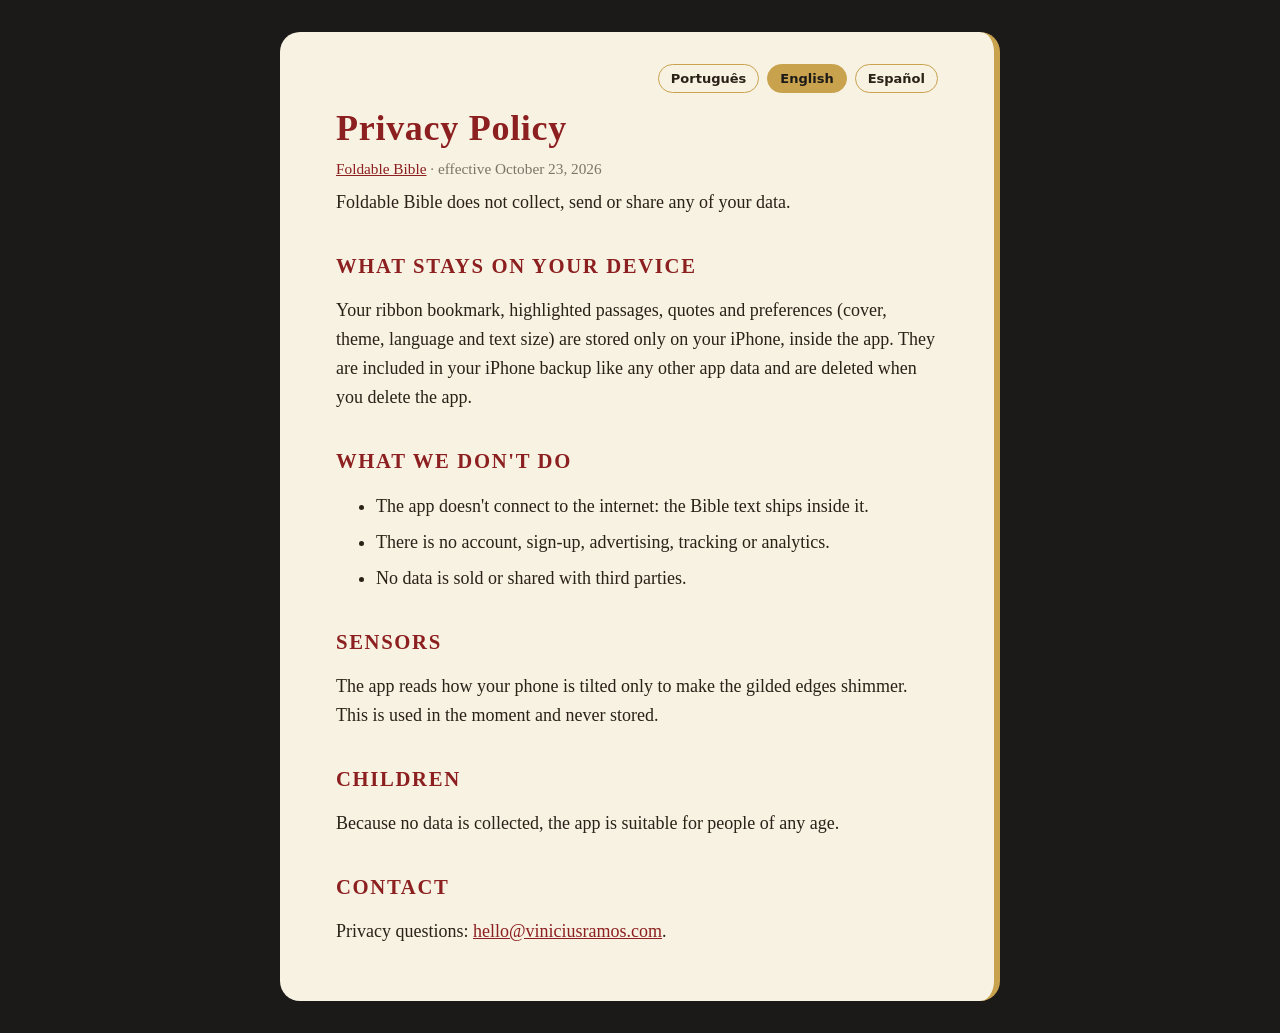
<file: privacy.html>
<!doctype html>
<html lang="pt-BR">
<head>
<meta charset="utf-8">
<meta name="viewport" content="width=device-width, initial-scale=1">
<title>Bíblia Sagrada Fold — Privacidade</title>
<link rel="stylesheet" href="style.css">
</head>
<body>
<main class="page">
  <nav class="langs" aria-label="Idioma / Language / Idioma">
    <button data-lang="pt">Português</button>
    <button data-lang="en">English</button>
    <button data-lang="es">Español</button>
  </nav>

  <article lang="pt-BR" data-lang="pt">
    <h1>Política de Privacidade</h1>
    <p class="meta"><a href="pt/">Bíblia Sagrada Fold</a> · em vigor desde 23 de outubro de 2026</p>
    <p>A Bíblia Sagrada Fold não coleta, não envia e não compartilha nenhum dado seu.</p>
    <h2>O que fica no seu aparelho</h2>
    <p>A página marcada com a fitinha, os trechos que você destaca, as citações e as suas preferências (capa, tema, idioma e tamanho da letra) são guardados apenas no seu iPhone, dentro do próprio app. Eles entram no backup do iPhone como qualquer outro dado de app e são apagados quando você apaga o app.</p>
    <h2>O que não fazemos</h2>
    <ul>
      <li>O app não acessa a internet: o texto da Bíblia já vem dentro dele.</li>
      <li>Não há conta, cadastro, anúncios, rastreamento nem análise de uso.</li>
      <li>Nenhum dado é vendido ou compartilhado com terceiros.</li>
    </ul>
    <h2>Sensores</h2>
    <p>O app usa a inclinação do aparelho apenas para fazer as bordas douradas brilharem. Essa informação é usada na hora e nunca é guardada.</p>
    <h2>Crianças</h2>
    <p>Como nenhum dado é coletado, o app pode ser usado por pessoas de qualquer idade.</p>
    <h2>Contato</h2>
    <p>Dúvidas sobre privacidade: <a class="email" href="#">e-mail</a>.</p>
  </article>

  <article lang="en-US" data-lang="en">
    <h1>Privacy Policy</h1>
    <p class="meta"><a href="./">Foldable Bible</a> · effective October 23, 2026</p>
    <p>Foldable Bible does not collect, send or share any of your data.</p>
    <h2>What stays on your device</h2>
    <p>Your ribbon bookmark, highlighted passages, quotes and preferences (cover, theme, language and text size) are stored only on your iPhone, inside the app. They are included in your iPhone backup like any other app data and are deleted when you delete the app.</p>
    <h2>What we don't do</h2>
    <ul>
      <li>The app doesn't connect to the internet: the Bible text ships inside it.</li>
      <li>There is no account, sign-up, advertising, tracking or analytics.</li>
      <li>No data is sold or shared with third parties.</li>
    </ul>
    <h2>Sensors</h2>
    <p>The app reads how your phone is tilted only to make the gilded edges shimmer. This is used in the moment and never stored.</p>
    <h2>Children</h2>
    <p>Because no data is collected, the app is suitable for people of any age.</p>
    <h2>Contact</h2>
    <p>Privacy questions: <a class="email" href="#">email</a>.</p>
  </article>

  <article lang="es-MX" data-lang="es">
    <h1>Política de Privacidad</h1>
    <p class="meta"><a href="es/">Santa Biblia Fold</a> · vigente desde el 23 de octubre de 2026</p>
    <p>Santa Biblia Fold no recopila, no envía y no comparte ningún dato tuyo.</p>
    <h2>Lo que se queda en tu dispositivo</h2>
    <p>La página marcada con la cinta, los pasajes resaltados, las citas y tus preferencias (cubierta, tema, idioma y tamaño de letra) se guardan solo en tu iPhone, dentro de la app. Se incluyen en el respaldo del iPhone como cualquier otro dato de app y se borran cuando eliminas la app.</p>
    <h2>Lo que no hacemos</h2>
    <ul>
      <li>La app no se conecta a internet: el texto de la Biblia ya viene incluido.</li>
      <li>No hay cuenta, registro, anuncios, rastreo ni analíticas.</li>
      <li>Ningún dato se vende ni se comparte con terceros.</li>
    </ul>
    <h2>Sensores</h2>
    <p>La app usa la inclinación del teléfono solo para que los cantos dorados brillen. Se usa en el momento y nunca se guarda.</p>
    <h2>Menores</h2>
    <p>Como no se recopila ningún dato, la app es apta para personas de cualquier edad.</p>
    <h2>Contacto</h2>
    <p>Preguntas sobre privacidad: <a class="email" href="#">correo</a>.</p>
  </article>
</main>
<script src="site.js"></script>
</body>
</html>
</file>
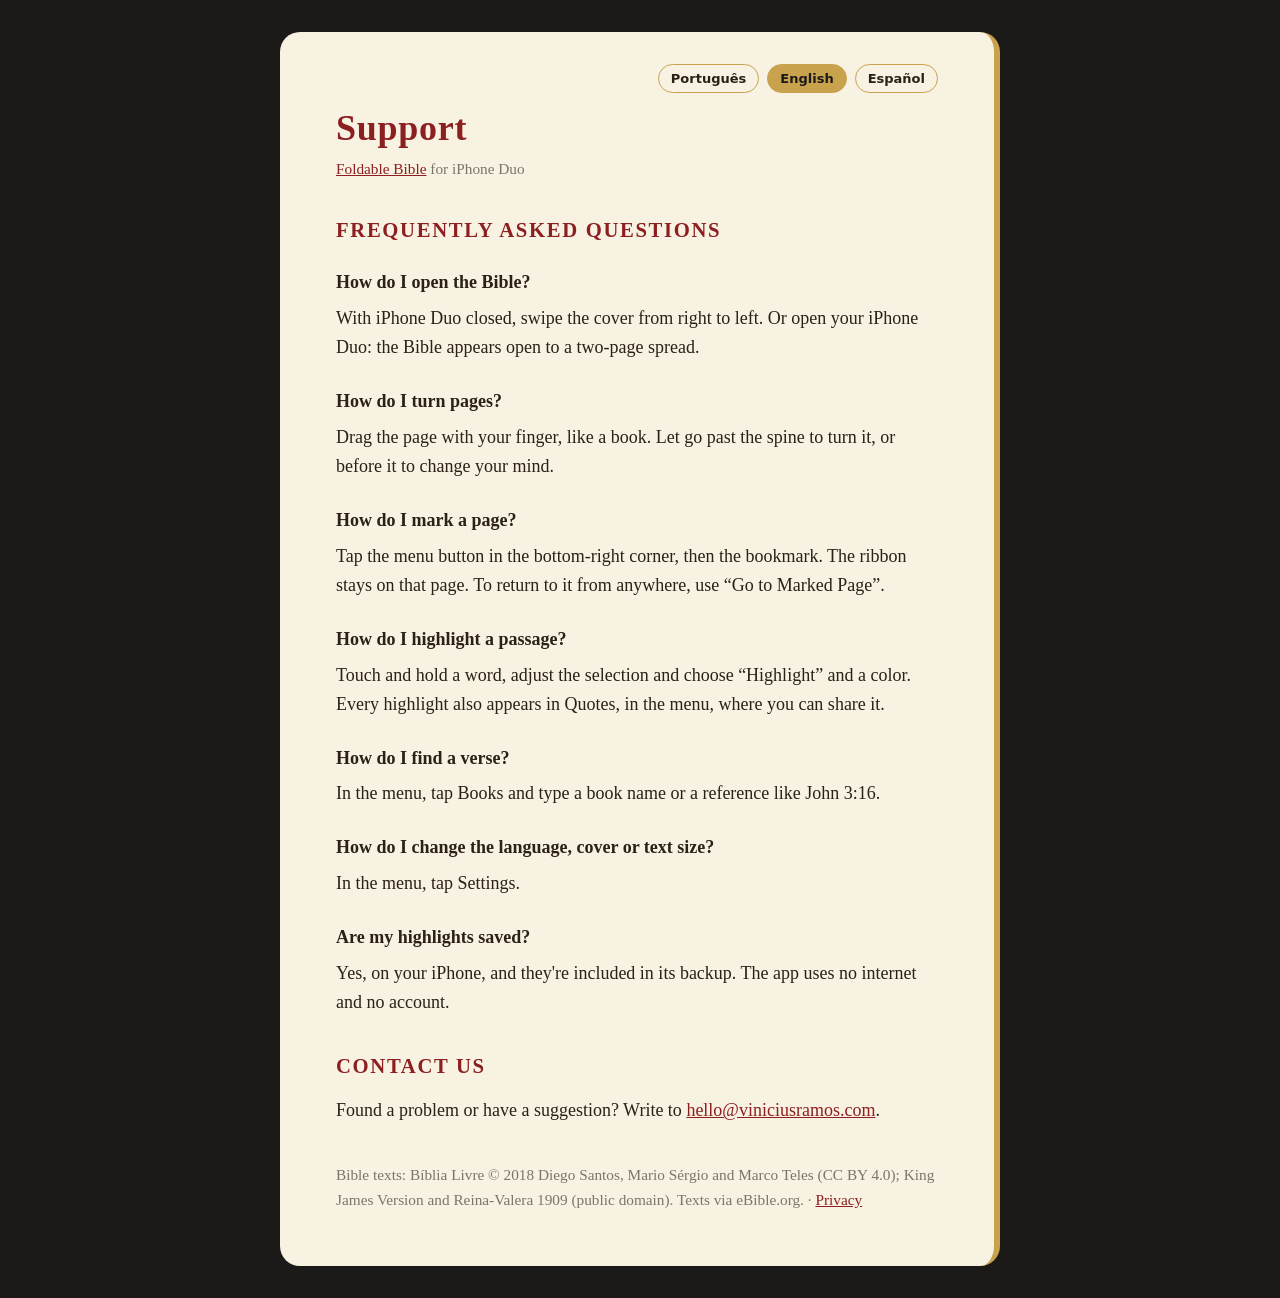
<file: support.html>
<!doctype html>
<html lang="pt-BR">
<head>
<meta charset="utf-8">
<meta name="viewport" content="width=device-width, initial-scale=1">
<title>Bíblia Sagrada Fold — Suporte</title>
<link rel="stylesheet" href="style.css">
</head>
<body>
<main class="page">
  <nav class="langs" aria-label="Idioma / Language / Idioma">
    <button data-lang="pt">Português</button>
    <button data-lang="en">English</button>
    <button data-lang="es">Español</button>
  </nav>

  <article lang="pt-BR" data-lang="pt">
    <h1>Suporte</h1>
    <p class="meta"><a href="pt/">Bíblia Sagrada Fold</a> para iPhone Duo</p>
    <h2>Perguntas frequentes</h2>
    <h3>Como abro a Bíblia?</h3>
    <p>Com o iPhone Duo fechado, deslize a capa da direita para a esquerda. Ou abra o iPhone Duo: a Bíblia aparece aberta em duas páginas.</p>
    <h3>Como viro as páginas?</h3>
    <p>Arraste a página com o dedo, como num livro. Solte depois da lombada para virar, ou antes dela para desistir.</p>
    <h3>Como marco uma página?</h3>
    <p>Toque no botão de menu, no canto inferior direito, e depois no marcador. A fitinha fica na página. Para voltar a ela de qualquer lugar, use “Ir para a marcada”.</p>
    <h3>Como destaco um trecho?</h3>
    <p>Toque e segure uma palavra, ajuste a seleção e escolha “Destacar texto” e uma cor. Cada destaque também aparece em Citações, no menu, de onde você pode compartilhar.</p>
    <h3>Como encontro um versículo?</h3>
    <p>No menu, toque em Livros e digite o nome do livro ou uma referência, como João 3:16.</p>
    <h3>Como mudo o idioma, a capa ou o tamanho da letra?</h3>
    <p>No menu, toque em Ajustes.</p>
    <h3>Meus destaques ficam salvos?</h3>
    <p>Sim, no seu iPhone, e entram no backup dele. O app não usa internet nem conta.</p>
    <h2>Fale com a gente</h2>
    <p>Encontrou um problema ou tem uma sugestão? Escreva para <a class="email" href="#">o nosso e-mail</a>.</p>
    <p class="small">Textos bíblicos: Bíblia Livre © 2018 Diego Santos, Mario Sérgio e Marco Teles (CC BY 4.0); King James Version e Reina-Valera 1909 (domínio público). Textos via eBible.org. · <a href="privacy.html">Privacidade</a></p>
  </article>

  <article lang="en-US" data-lang="en">
    <h1>Support</h1>
    <p class="meta"><a href="./">Foldable Bible</a> for iPhone Duo</p>
    <h2>Frequently asked questions</h2>
    <h3>How do I open the Bible?</h3>
    <p>With iPhone Duo closed, swipe the cover from right to left. Or open your iPhone Duo: the Bible appears open to a two-page spread.</p>
    <h3>How do I turn pages?</h3>
    <p>Drag the page with your finger, like a book. Let go past the spine to turn it, or before it to change your mind.</p>
    <h3>How do I mark a page?</h3>
    <p>Tap the menu button in the bottom-right corner, then the bookmark. The ribbon stays on that page. To return to it from anywhere, use “Go to Marked Page”.</p>
    <h3>How do I highlight a passage?</h3>
    <p>Touch and hold a word, adjust the selection and choose “Highlight” and a color. Every highlight also appears in Quotes, in the menu, where you can share it.</p>
    <h3>How do I find a verse?</h3>
    <p>In the menu, tap Books and type a book name or a reference like John 3:16.</p>
    <h3>How do I change the language, cover or text size?</h3>
    <p>In the menu, tap Settings.</p>
    <h3>Are my highlights saved?</h3>
    <p>Yes, on your iPhone, and they're included in its backup. The app uses no internet and no account.</p>
    <h2>Contact us</h2>
    <p>Found a problem or have a suggestion? Write to <a class="email" href="#">our email</a>.</p>
    <p class="small">Bible texts: Bíblia Livre © 2018 Diego Santos, Mario Sérgio and Marco Teles (CC BY 4.0); King James Version and Reina-Valera 1909 (public domain). Texts via eBible.org. · <a href="privacy.html">Privacy</a></p>
  </article>

  <article lang="es-MX" data-lang="es">
    <h1>Soporte</h1>
    <p class="meta"><a href="es/">Santa Biblia Fold</a> para iPhone Duo</p>
    <h2>Preguntas frecuentes</h2>
    <h3>¿Cómo abro la Biblia?</h3>
    <p>Con el iPhone Duo cerrado, desliza la cubierta de derecha a izquierda. O abre tu iPhone Duo: la Biblia aparece abierta en dos páginas.</p>
    <h3>¿Cómo paso las páginas?</h3>
    <p>Arrastra la página con el dedo, como en un libro. Suéltala después del lomo para pasarla, o antes para arrepentirte.</p>
    <h3>¿Cómo marco una página?</h3>
    <p>Toca el botón de menú, en la esquina inferior derecha, y después el marcador. La cinta se queda en esa página. Para volver a ella desde cualquier lugar, usa “Ir a la página marcada”.</p>
    <h3>¿Cómo resalto un pasaje?</h3>
    <p>Mantén presionada una palabra, ajusta la selección y elige “Resaltar texto” y un color. Cada resaltado también aparece en Citas, en el menú, donde puedes compartirlo.</p>
    <h3>¿Cómo encuentro un versículo?</h3>
    <p>En el menú, toca Libros y escribe el nombre de un libro o una referencia como Juan 3:16.</p>
    <h3>¿Cómo cambio el idioma, la cubierta o el tamaño de letra?</h3>
    <p>En el menú, toca Ajustes.</p>
    <h3>¿Se guardan mis resaltados?</h3>
    <p>Sí, en tu iPhone, y se incluyen en su respaldo. La app no usa internet ni cuenta.</p>
    <h2>Contáctanos</h2>
    <p>¿Encontraste un problema o tienes una sugerencia? Escribe a <a class="email" href="#">nuestro correo</a>.</p>
    <p class="small">Textos bíblicos: Bíblia Livre © 2018 Diego Santos, Mario Sérgio y Marco Teles (CC BY 4.0); King James Version y Reina-Valera 1909 (dominio público). Textos vía eBible.org. · <a href="privacy.html">Privacidad</a></p>
  </article>
</main>
<script src="site.js"></script>
</body>
</html>
</file>
<file: style.css>
:root {
  --leather: #1c1a19;
  --paper: #f8f2e3;
  --ink: #2b2117;
  --rubric: #8c1f1f;
  --gold: #c9a24e;
  --muted: rgba(43, 33, 23, 0.6);
}
@media (prefers-color-scheme: dark) {
  :root { --paper: #1f1c1a; --ink: #e3dbcc; --rubric: #d9a85c; --muted: rgba(227, 219, 204, 0.6); }
}
* { box-sizing: border-box; }
body {
  margin: 0;
  background: var(--leather);
  color: var(--ink);
  font: 18px/1.6 ui-serif, "New York", Georgia, serif;
  padding: 32px 16px;
}
.page {
  max-width: 720px;
  margin: 0 auto;
  background: var(--paper);
  border-radius: 20px;
  border-right: 6px solid var(--gold);
  padding: 32px clamp(20px, 6vw, 56px) 48px;
}
h1, h2 { color: var(--rubric); font-weight: 600; line-height: 1.2; }
h1 { font-size: 2em; margin: 0.4em 0 0.1em; letter-spacing: 0.02em; }
h2 { font-size: 1.15em; margin-top: 1.8em; text-transform: uppercase; letter-spacing: 0.08em; }
h3 { font-size: 1em; margin: 1.4em 0 0.2em; }
p, li { margin: 0.4em 0; }
a { color: var(--rubric); }
.meta, .small { color: var(--muted); font-size: 0.85em; }
.small { margin-top: 2.5em; }
.langs { display: flex; gap: 8px; justify-content: flex-end; flex-wrap: wrap; }
.langs button {
  font: 600 13px/1 -apple-system, system-ui, sans-serif;
  border: 1px solid var(--gold);
  background: transparent;
  color: var(--ink);
  border-radius: 999px;
  padding: 7px 12px;
  cursor: pointer;
}
.langs button[aria-pressed="true"] { background: var(--gold); color: #1c1a19; }
article[hidden] { display: none; }

/* Landing page (build.py): the book on leather, gold headings */
body.landing {
  padding: 0;
  color: #efe6d2;
  background: radial-gradient(ellipse 70% 40% at 50% 0%, rgba(255, 226, 170, 0.10), transparent 70%), var(--leather);
}
.landing a { color: var(--gold); }
.landing .wrap { max-width: 1080px; margin: 0 auto; padding: 0 16px; }
.landing .langs { padding-top: 20px; }
.landing .langs a {
  font: 600 13px/1 -apple-system, system-ui, sans-serif;
  border: 1px solid var(--gold);
  border-radius: 999px;
  padding: 7px 12px;
  color: #efe6d2;
  text-decoration: none;
}
.landing .langs a[aria-current] { background: var(--gold); color: var(--leather); }
.hero { text-align: center; padding: 40px 0 8px; }
.app-icon {
  position: relative;
  width: 96px; height: 96px;
  margin: 0 auto 20px;
  border-radius: 22px;
  overflow: hidden;
  background: radial-gradient(circle at 50% 30%, #3a3532, #171515 75%);
  box-shadow: 0 6px 18px rgba(0, 0, 0, 0.55), inset 0 1px 0 rgba(255, 255, 255, 0.12);
}
.app-icon img { position: absolute; inset: 0; width: 100%; height: 100%; }
.landing h1, .landing h2 {
  font-family: Baskerville, ui-serif, serif;
  text-transform: none;
  letter-spacing: 0.01em;
  color: transparent;
  background: linear-gradient(180deg, #f7e2a6, #d9b25c 45%, #a9802f);
  -webkit-background-clip: text;
  background-clip: text;
}
.landing h1 { font-size: clamp(2.6rem, 8vw, 4.4rem); margin: 0; }
.landing h2 { font-size: clamp(1.5rem, 3.4vw, 2.2rem); margin: 0 0 0.4em; }
.tagline { font-size: clamp(1.15rem, 2.8vw, 1.5rem); max-width: 28ch; margin: 0.3em auto 1em; color: rgba(239, 230, 210, 0.9); }
.badge img { display: block; margin: 0 auto 16px; }
.facts { font: 600 12px/1.5 -apple-system, system-ui, sans-serif; letter-spacing: 0.12em; text-transform: uppercase; color: var(--gold); }
.book { display: block; width: 100%; height: auto; margin-top: 16px; }
.landing section { padding: 56px 0; border-top: 1px solid rgba(201, 162, 78, 0.25); }
.landing section:first-child { border-top: 0; }
.feature { display: grid; grid-template-columns: 1fr 1.4fr; gap: 48px; align-items: center; }
.feature.flip { grid-template-columns: 1.4fr 1fr; }
.feature.flip > div { order: 2; }
.feature figure { margin: 0; }
.feature img { display: block; width: 100%; height: auto; border-radius: 18px; box-shadow: 0 20px 50px rgba(0, 0, 0, 0.5); }
.feature.portrait img { max-width: 300px; margin: 0 auto; border-radius: 28px; }
.landing section p { color: rgba(239, 230, 210, 0.85); }
.cards { display: grid; grid-template-columns: repeat(3, 1fr); gap: 20px; }
.cards div { padding: 22px; border: 1px solid rgba(201, 162, 78, 0.3); border-radius: 16px; background: rgba(255, 255, 255, 0.03); }
.cards h3 { margin: 0 0 0.3em; color: #efe6d2; }
.translations ul { margin: 0.6em 0; padding-left: 1.2em; }
.cta { text-align: center; }
.cta p { margin-bottom: 1.2em; }
footer.site { padding: 32px 16px 48px; border-top: 1px solid rgba(201, 162, 78, 0.25); font-size: 0.8em; color: rgba(239, 230, 210, 0.6); }
@media (max-width: 760px) {
  .feature, .feature.flip { grid-template-columns: 1fr; gap: 24px; }
  .feature.flip > div { order: 0; }
  .landing section { padding: 40px 0; }
  .cards { grid-template-columns: 1fr; }
}
</file>
